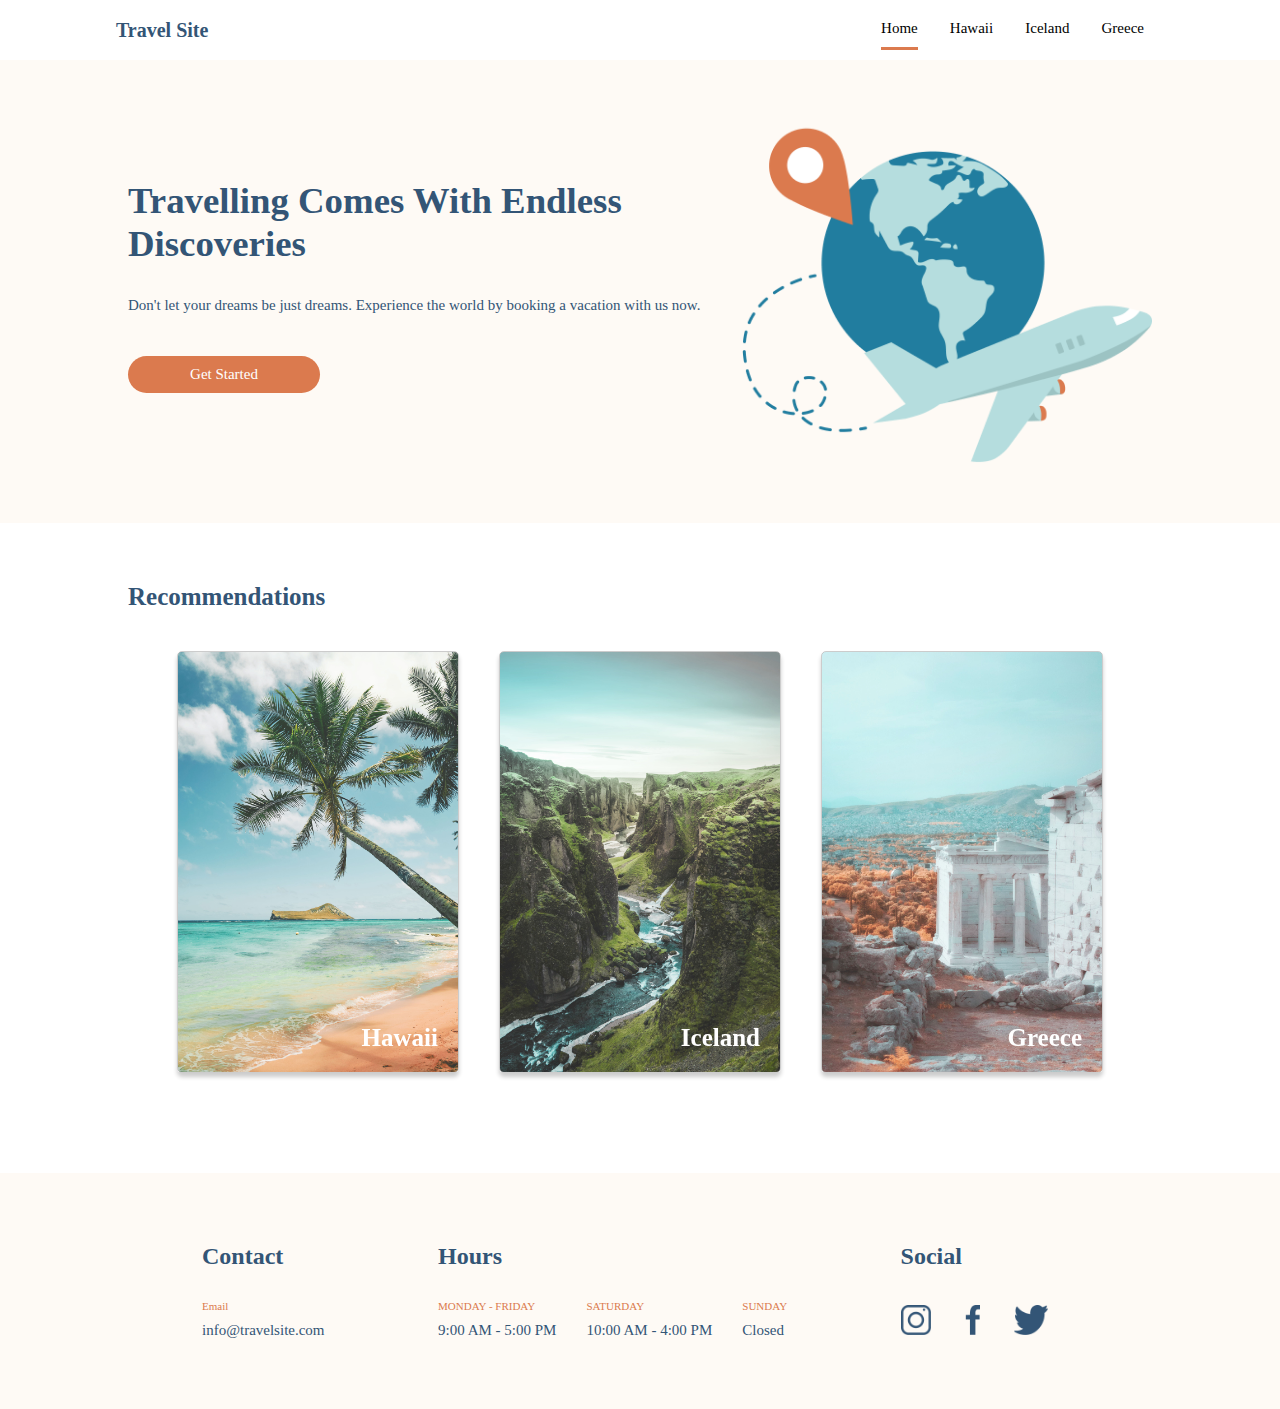
<file: index.html>
<!DOCTYPE html>
<html lang="en">
  <head>
    <meta charset="UTF-8" />
    <meta http-equiv="X-UA-Compatible" content="IE=edge" />
    <meta name="viewport" content="width=device-width, initial-scale=1.0" />
    <title>Travel Site</title>
    <link rel="stylesheet" href="./css/global.css" />
    <link rel="stylesheet" href="./css/main.css" />
    <link rel="stylesheet" href="./css/destination.css" />
  </head>
  <body>
    <main>
    <header>
       
      <nav class="nav-bar">
        <a href="./index.html" class="nav-bar__title">Travel Site</a>
        <ul class="nav-bar__menu">
          <li>
            <a href="./index.html" class="nav-bar__menu--item active">Home</a>
          </li>
          <li>
            <a href="./pages/hawaii.html" class="nav-bar__menu--item">Hawaii</a>
          </li>
          <li>
            <a href="./pages/iceland.html" class="nav-bar__menu--item"
              >Iceland</a
            >
          </li>
          <li>
            <a href="./pages/greece.html" class="nav-bar__menu--item">Greece</a>
          </li>
        </ul>
      </nav>
      <!-- END OF NAV BAR -->
      <section class="hero">
        <div class="hero-container container">
        <div class="hero__content"><h1 class="hero__content--title">Travelling Comes With Endless Discoveries</h1>
          <p class="hero__content--text">Don't let your dreams be just dreams. Experience the world by booking a vacation with us now.</p>
          <button href="#"class="hero__content--btn btn">Get Started</button>
        </div>
        <img class="hero__img"src="./assets/images/hero.png" alt="hero image">
      </div>
      </section>
  
      <!-- END OF HERO SECTION -->
    </header>
    
    
<!-- START OF RECOMMENDATIONS -->
    <section class="rec">
     
      <div class="rec-container container">
        <h1 class="rec-container__title">Recommendations</h1>
        <!-- CARD CONTAINER -->
        <div class="rec-container__cards cards">
        <a href="./pages/hawaii.html" class="cards__card  card">
          <img class="cards__card--img" src="./assets/images/hawaii.jpg" alt="Hawaii image">
        <h2 class="cards__card--text">Hawaii</h2>
        </a>
        <a href="./pages/iceland.html" class="cards__card card">
          <img class="cards__card--img" src="./assets/images/iceland.jpg" alt="iceland image">
          <h2 class="cards__card--text">Iceland</h2>
        </a>
        <a href="./pages/greece.html" class="cards__card card">
          <img class="cards__card--img" src="./assets/images/greece.jpg" alt="Greece image">
          <h2 class="cards__card--text">Greece</h2>
        </a>
        </div>
      </div>
      </div>
    </section>
    <!-- END OF REC SECTION -->
</main>
<footer>
<div class="footer container">

  <!-- ITEM 1 -->
  <div class="footer__item">
      <h2 class="footer__item--title">Contact</h2>
  <div class="footer__item--text--container">
          <h3 class="footer__item--text--1">Email</h3>
          <a href="mailto:" class="footer__item--text--2">info@travelsite.com</a>
        </div>
  </div>

  <!-- ITEM 2 -->
  <div class="footer__item">
      <h2 class="footer__item--title">Hours</h2>
      <div class="footer__item--text">
          <div class="footer__item--text--container">
          <h3 class="footer__item--text--1">MONDAY - FRIDAY</h3>
          <p class="footer__item--text--2">9:00 AM - 5:00 PM</p>
      </div>

      <div class="footer__item--text--container">
          <h3 class="footer__item--text--1">SATURDAY</h3>
          <p class="footer__item--text--2">10:00 AM - 4:00 PM</p>
      </div>

      <div class="footer__item--text--container">
          <h3 class="footer__item--text--1">SUNDAY</h3>
          <p class="footer__item--text--2">Closed</p>
      </div>
      </div>
  </div>

  <div class="footer__item">
      <h2 class="footer__item--title">Social</h2>
      <div class="footer__item--icon">
          <a href="https://www.instagram.com" class="footer__item--icon--1">
       <img src="./assets/Icons/icon-instagram.png" alt="instagram icon">   
      </a>

      <a href="https://www.facebook.com" class="footer__item--icon--1">
          <img src="./assets/Icons/icon-facebook.png" alt="facebook icon">   
         </a>

         <a href="https://www.twitter.com" class="footer__item--icon--1">
          <img src="./assets/Icons/icon-twitter.png" alt="twitter icon">   
         </a>
  </div>
  
</div>
</footer>

<!-- END OF FOOTER -->
  </body>
</html>
</file>
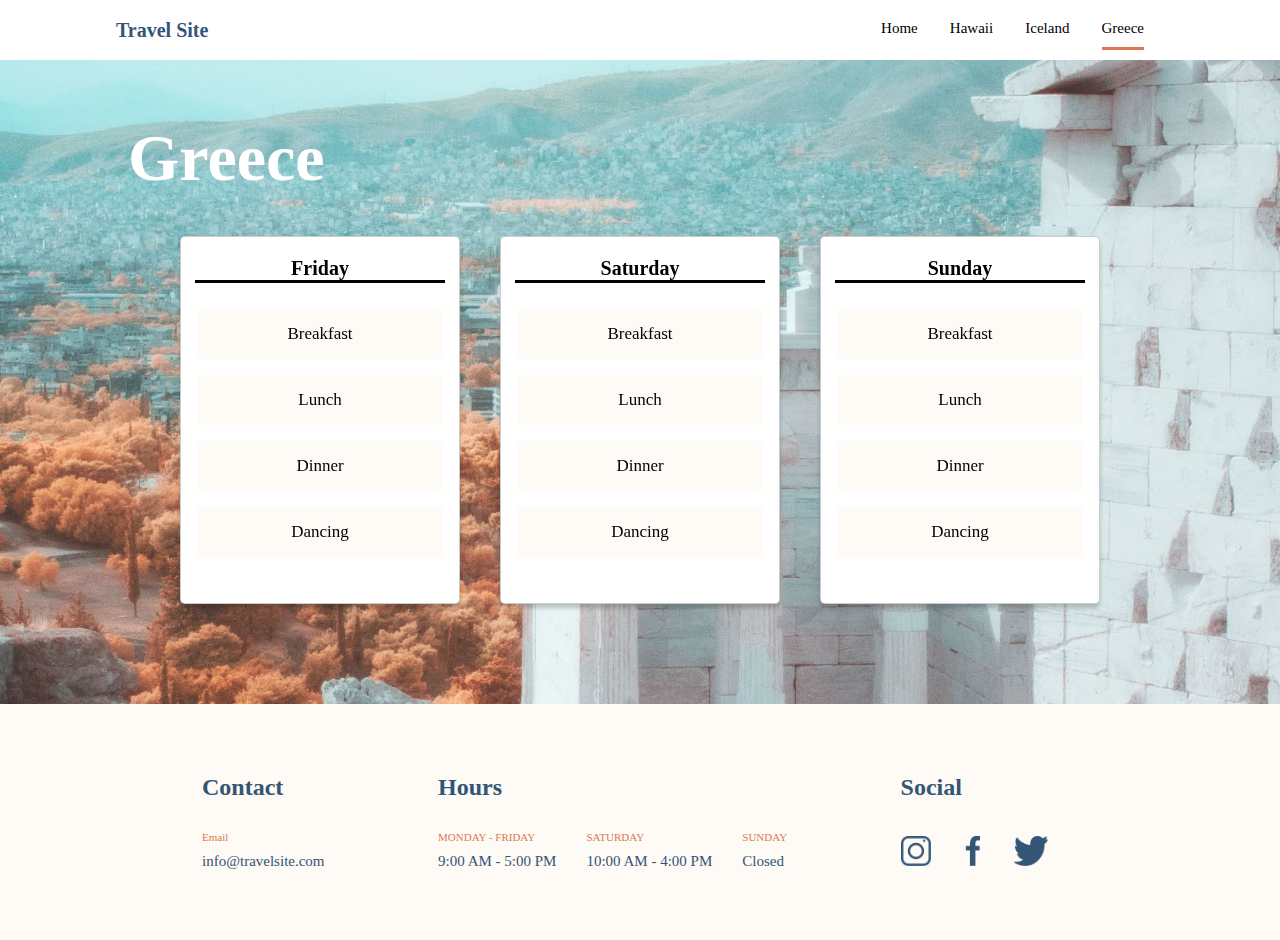
<file: pages/greece.html>
<!DOCTYPE html>
<html lang="en">
  <head>
    <meta charset="UTF-8" />
    <meta http-equiv="X-UA-Compatible" content="IE=edge" />
    <meta name="viewport" content="width=device-width, initial-scale=1.0" />
    <title>Iceland - Travel Site</title>
    <link rel="stylesheet" href="../css/global.css" />
    <link rel="stylesheet" href="../css/main.css" />
    <link rel="stylesheet" href="../css/destination.css" />
  </head>
  <body>
    <main>
    <header>
        
      <nav class="nav-bar">
        <a href="../index.html" class="nav-bar__title">Travel Site</a>
        <ul class="nav-bar__menu">
          <li>
            <a href="../index.html" class="nav-bar__menu--item">Home</a>
          </li>
          <li>
            <a href="./hawaii.html" class="nav-bar__menu--item ">Hawaii</a>
          </li>
          <li>
            <a href="./iceland.html" class="nav-bar__menu--item "
              >Iceland</a
            >
          </li>
          <li>
            <a href="./greece.html" class="nav-bar__menu--item active">Greece</a>
          </li>
        </ul>
      </nav>
      <!-- END OF NAV BAR -->
    </header>

    <section class="tour tour-greece">
     
        <div class="tour-container container">
          <h1 class="tour-container__title">Greece</h1>
          <div class="tour-container__cards cards">
              <div class="tour-container__cards--card  cards__card card">
                  <h2 class="tour-container__cards--card-title">Friday</h2>
                  <ul class="tour-container__cards--card-list">
                  <li>Breakfast</li>
                  <li>Lunch</li>
                  <li>Dinner</li>
                  <li>Dancing</li>
              </ul>
              </div>

                <div class="tour-container__cards--card  cards__card card">
                    <h2 class="tour-container__cards--card-title">Saturday</h2>
                    <ul class="tour-container__cards--card-list">
                    <li>Breakfast</li>
                    <li>Lunch</li>
                    <li>Dinner</li>
                    <li>Dancing</li>
                </ul>
                </div>


                    <div class="tour-container__cards--card  cards__card card">
                        <h2 class="tour-container__cards--card-title">Sunday</h2>
                        <ul class="tour-container__cards--card-list">
                        <li>Breakfast</li>
                        <li>Lunch</li>
                        <li>Dinner</li>
                        <li>Dancing</li>
                    </ul>
                    </div>

            </div>
          </div>
        </div>
      </section>
</main>
<footer>
    <div class="footer container">
    
      <!-- ITEM 1 -->
      <div class="footer__item">
          <h2 class="footer__item--title">Contact</h2>
      <div class="footer__item--text--container">
              <h3 class="footer__item--text--1">Email</h3>
              <a href="mailto:" class="footer__item--text--2">info@travelsite.com</a>
            </div>
      </div>
    
      <!-- ITEM 2 -->
      <div class="footer__item">
          <h2 class="footer__item--title">Hours</h2>
          <div class="footer__item--text">
              <div class="footer__item--text--container">
              <h3 class="footer__item--text--1">MONDAY - FRIDAY</h3>
              <p class="footer__item--text--2">9:00 AM - 5:00 PM</p>
          </div>
    
          <div class="footer__item--text--container">
              <h3 class="footer__item--text--1">SATURDAY</h3>
              <p class="footer__item--text--2">10:00 AM - 4:00 PM</p>
          </div>
    
          <div class="footer__item--text--container">
              <h3 class="footer__item--text--1">SUNDAY</h3>
              <p class="footer__item--text--2">Closed</p>
          </div>
          </div>
      </div>
    
      <div class="footer__item">
          <h2 class="footer__item--title">Social</h2>
          <div class="footer__item--icon">
              <a href="https://www.instagram.com" class="footer__item--icon--1">
           <img src="../assets/Icons/icon-instagram.png" alt="instagram icon">   
          </a>
    
          <a href="https://www.facebook.com" class="footer__item--icon--1">
              <img src="../assets/Icons/icon-facebook.png" alt="facebook icon">   
             </a>
    
             <a href="https://www.twitter.com" class="footer__item--icon--1">
              <img src="../assets/Icons/icon-twitter.png" alt="twitter icon">   
             </a>
      </div>
      
    </div>
    </footer>
    
    <!-- END OF FOOTER -->
</body>

</html>
</file>
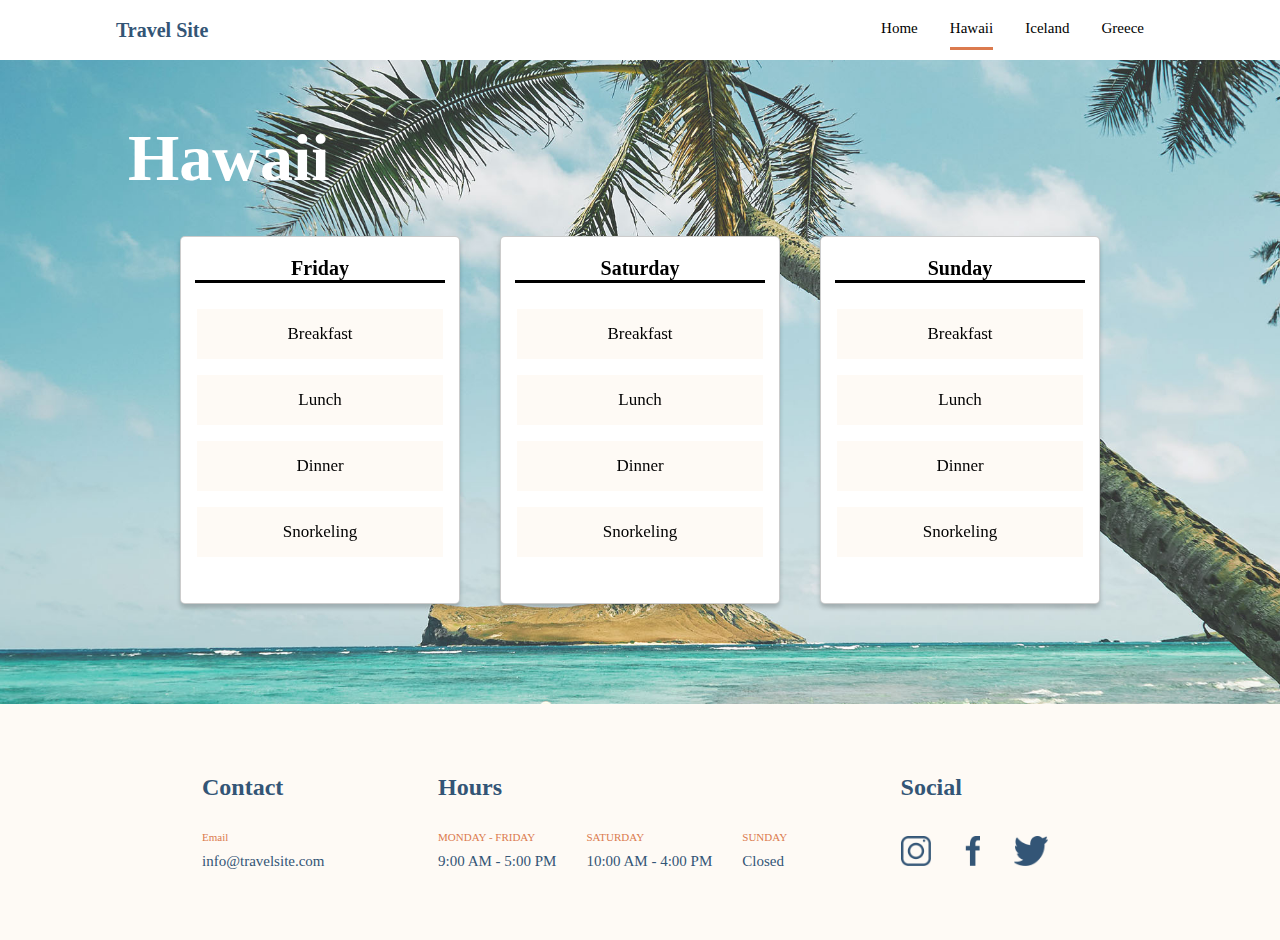
<file: pages/hawaii.html>
<!DOCTYPE html>
<html lang="en">
  <head>
    <meta charset="UTF-8" />
    <meta http-equiv="X-UA-Compatible" content="IE=edge" />
    <meta name="viewport" content="width=device-width, initial-scale=1.0" />
    <title>Hawaii - Travel Site</title>
    <link rel="stylesheet" href="../css/global.css" />
    <link rel="stylesheet" href="../css/main.css" />
    <link rel="stylesheet" href="../css/destination.css" />
  </head>
  <body>
    <main>
    <header>
        
      <nav class="nav-bar">
        <a href="../index.html" class="nav-bar__title">Travel Site</a>
        <ul class="nav-bar__menu">
          <li>
            <a href="../index.html" class="nav-bar__menu--item">Home</a>
          </li>
          <li>
            <a href="./hawaii.html" class="nav-bar__menu--item active">Hawaii</a>
          </li>
          <li>
            <a href="./iceland.html" class="nav-bar__menu--item"
              >Iceland</a
            >
          </li>
          <li>
            <a href="./greece.html" class="nav-bar__menu--item">Greece</a>
          </li>
        </ul>
      </nav>
      <!-- END OF NAV BAR -->
    </header>

    <section class="tour tour-hawaii">
     
        <div class="tour-container container">
          <h1 class="tour-container__title">Hawaii</h1>
          <div class="tour-container__cards cards">
              <div class="tour-container__cards--card  cards__card card">
                  <h2 class="tour-container__cards--card-title">Friday</h2>
                  <ul class="tour-container__cards--card-list">
                  <li>Breakfast</li>
                  <li>Lunch</li>
                  <li>Dinner</li>
                  <li>Snorkeling</li>
              </ul>
              </div>

                <div class="tour-container__cards--card  cards__card card">
                    <h2 class="tour-container__cards--card-title">Saturday</h2>
                    <ul class="tour-container__cards--card-list">
                    <li>Breakfast</li>
                    <li>Lunch</li>
                    <li>Dinner</li>
                    <li>Snorkeling</li>
                </ul>
                </div>


                    <div class="tour-container__cards--card  cards__card card">
                        <h2 class="tour-container__cards--card-title">Sunday</h2>
                        <ul class="tour-container__cards--card-list">
                        <li>Breakfast</li>
                        <li>Lunch</li>
                        <li>Dinner</li>
                        <li>Snorkeling</li>
                    </ul>
                    </div>

            </div>
          </div>
        </div>
      </section>
</main>
<footer>
    <div class="footer container">
    
      <!-- ITEM 1 -->
      <div class="footer__item">
          <h2 class="footer__item--title">Contact</h2>
      <div class="footer__item--text--container">
              <h3 class="footer__item--text--1">Email</h3>
              <a href="mailto:" class="footer__item--text--2">info@travelsite.com</a>
            </div>
      </div>
    
      <!-- ITEM 2 -->
      <div class="footer__item">
          <h2 class="footer__item--title">Hours</h2>
          <div class="footer__item--text">
              <div class="footer__item--text--container">
              <h3 class="footer__item--text--1">MONDAY - FRIDAY</h3>
              <p class="footer__item--text--2">9:00 AM - 5:00 PM</p>
          </div>
    
          <div class="footer__item--text--container">
              <h3 class="footer__item--text--1">SATURDAY</h3>
              <p class="footer__item--text--2">10:00 AM - 4:00 PM</p>
          </div>
    
          <div class="footer__item--text--container">
              <h3 class="footer__item--text--1">SUNDAY</h3>
              <p class="footer__item--text--2">Closed</p>
          </div>
          </div>
      </div>
    
      <div class="footer__item">
          <h2 class="footer__item--title">Social</h2>
          <div class="footer__item--icon">
              <a href="https://www.instagram.com" class="footer__item--icon--1">
           <img src="../assets/Icons/icon-instagram.png" alt="instagram icon">   
          </a>
    
          <a href="https://www.facebook.com" class="footer__item--icon--1">
              <img src="../assets/Icons/icon-facebook.png" alt="facebook icon">   
             </a>
    
             <a href="https://www.twitter.com" class="footer__item--icon--1">
              <img src="../assets/Icons/icon-twitter.png" alt="twitter icon">   
             </a>
      </div>
      
    </div>
    </footer>
    
    <!-- END OF FOOTER -->
</body>
</html>
</file>
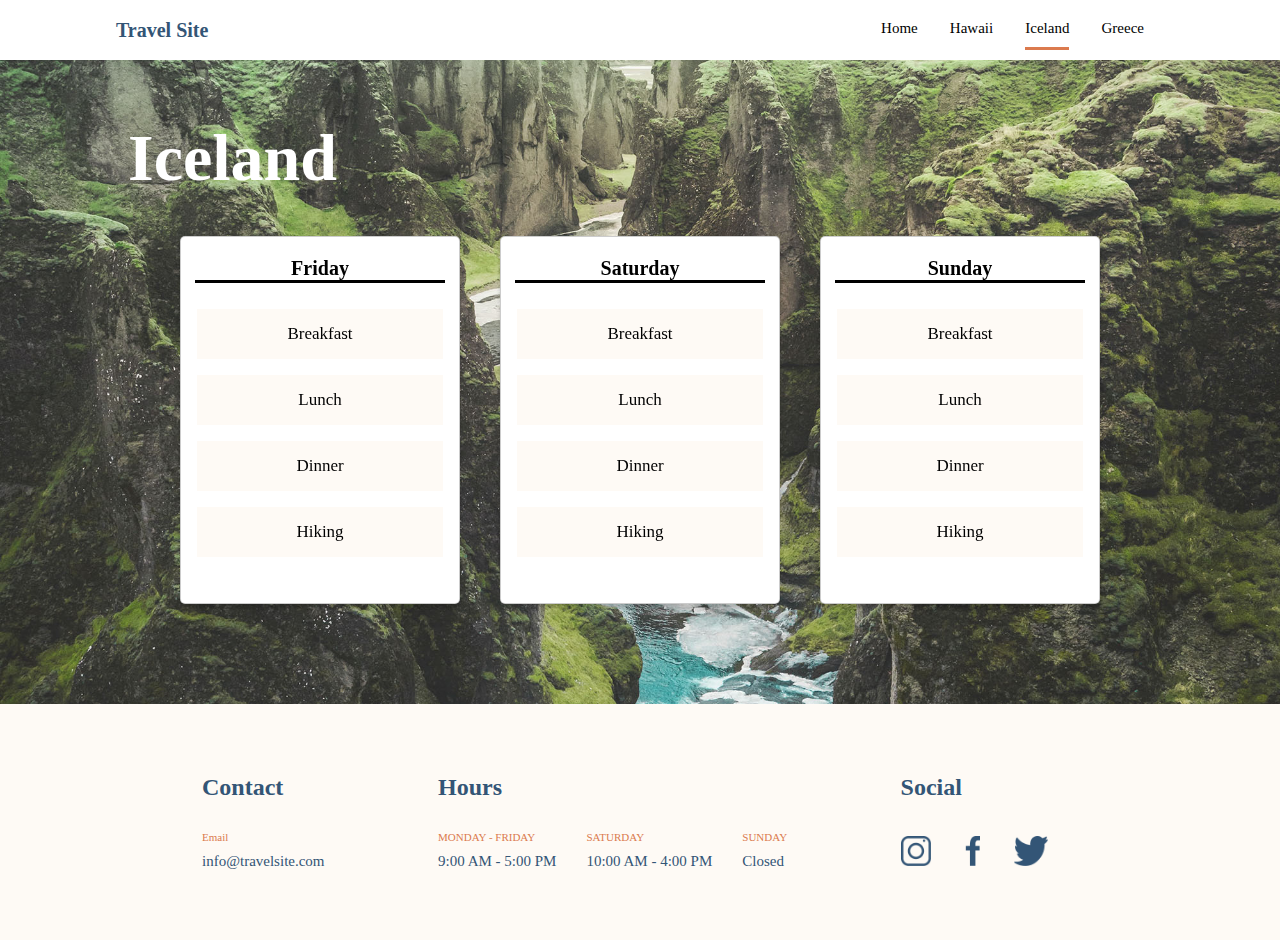
<file: pages/iceland.html>
<!DOCTYPE html>
<html lang="en">
  <head>
    <meta charset="UTF-8" />
    <meta http-equiv="X-UA-Compatible" content="IE=edge" />
    <meta name="viewport" content="width=device-width, initial-scale=1.0" />
    <title>Iceland - Travel Site</title>
    <link rel="stylesheet" href="../css/global.css" />
    <link rel="stylesheet" href="../css/main.css" />
    <link rel="stylesheet" href="../css/destination.css" />
  </head>
  <body>
    <main>
    <header>
        
      <nav class="nav-bar">
        <a href="../index.html" class="nav-bar__title">Travel Site</a>
        <ul class="nav-bar__menu">
          <li>
            <a href="../index.html" class="nav-bar__menu--item">Home</a>
          </li>
          <li>
            <a href="./hawaii.html" class="nav-bar__menu--item ">Hawaii</a>
          </li>
          <li>
            <a href="./iceland.html" class="nav-bar__menu--item active"
              >Iceland</a
            >
          </li>
          <li>
            <a href="./greece.html" class="nav-bar__menu--item">Greece</a>
          </li>
        </ul>
      </nav>
      <!-- END OF NAV BAR -->
    </header>

    <section class="tour tour-iceland">
     
        <div class="tour-container container">
          <h1 class="tour-container__title">Iceland</h1>
          <div class="tour-container__cards cards">
              <div class="tour-container__cards--card  cards__card card">
                  <h2 class="tour-container__cards--card-title">Friday</h2>
                  <ul class="tour-container__cards--card-list">
                  <li>Breakfast</li>
                  <li>Lunch</li>
                  <li>Dinner</li>
                  <li>Hiking</li>
              </ul>
              </div>

                <div class="tour-container__cards--card  cards__card card">
                    <h2 class="tour-container__cards--card-title">Saturday</h2>
                    <ul class="tour-container__cards--card-list">
                    <li>Breakfast</li>
                    <li>Lunch</li>
                    <li>Dinner</li>
                    <li>Hiking</li>
                </ul>
                </div>


                    <div class="tour-container__cards--card  cards__card card">
                        <h2 class="tour-container__cards--card-title">Sunday</h2>
                        <ul class="tour-container__cards--card-list">
                        <li>Breakfast</li>
                        <li>Lunch</li>
                        <li>Dinner</li>
                        <li>Hiking</li>
                    </ul>
                    </div>

            </div>
          </div>
        </div>
      </section>
</main>
<footer>
    <div class="footer container">
    
      <!-- ITEM 1 -->
      <div class="footer__item">
          <h2 class="footer__item--title">Contact</h2>
      <div class="footer__item--text--container">
              <h3 class="footer__item--text--1">Email</h3>
              <a href="mailto:" class="footer__item--text--2">info@travelsite.com</a>
            </div>
      </div>
    
      <!-- ITEM 2 -->
      <div class="footer__item">
          <h2 class="footer__item--title">Hours</h2>
          <div class="footer__item--text">
              <div class="footer__item--text--container">
              <h3 class="footer__item--text--1">MONDAY - FRIDAY</h3>
              <p class="footer__item--text--2">9:00 AM - 5:00 PM</p>
          </div>
    
          <div class="footer__item--text--container">
              <h3 class="footer__item--text--1">SATURDAY</h3>
              <p class="footer__item--text--2">10:00 AM - 4:00 PM</p>
          </div>
    
          <div class="footer__item--text--container">
              <h3 class="footer__item--text--1">SUNDAY</h3>
              <p class="footer__item--text--2">Closed</p>
          </div>
          </div>
      </div>
    
      <div class="footer__item">
          <h2 class="footer__item--title">Social</h2>
          <div class="footer__item--icon">
              <a href="https://www.instagram.com" class="footer__item--icon--1">
           <img src="../assets/Icons/icon-instagram.png" alt="instagram icon">   
          </a>
    
          <a href="https://www.facebook.com" class="footer__item--icon--1">
              <img src="../assets/Icons/icon-facebook.png" alt="facebook icon">   
             </a>
    
             <a href="https://www.twitter.com" class="footer__item--icon--1">
              <img src="../assets/Icons/icon-twitter.png" alt="twitter icon">   
             </a>
      </div>
      
    </div>
    </footer>
    
    <!-- END OF FOOTER -->
</body>
</file>
<file: css/global.css>
:root {
    --color-primary:#FFFFFF; 
    --color-secondary: #FEFAF5;
    --color-tertiary: #335576;
    --color-fourth: #DB7A4E;
    --color-fifth: 

 }

*, html {
    font-family: Verdana;
    margin: 0;
    padding: 0;
    
    box-sizing: border-box;
}
main {
    margin: 0 auto;
    width: 100vw;
}
h1, h2 {
    color: var(--color-tertiary);
}
h3 {
    color: var(--color-fourth);
    font-size: .625rem;
    font-weight: 300;
}
header{
    display: flex;
    flex-direction: column;
    align-items: center;
}
.btn {
    border: none;
    width: 12rem;
    font-size: .9375rem;
    text-align: center;
    padding: .625rem 2.5rem;
    background: var(--color-fourth);
    color: var(--color-primary);
    border-radius: 100px;
}
.container {
    width: 80vw;
    height: 100%;
    margin: 0 auto;
    padding: 3.75rem 0;
}
.card{
    border-radius: 5px; 
}

.cards__card {
    display: flex;
    align-items: stretch;
    flex-direction: column;
    text-decoration: none;
    margin: 2.5rem 1.25rem;
    border: 1px solid rgba(0,0,0,.2);
    border-radius: 5px;
    box-shadow: 0 4px 4px rgba(0,0,0,.2);
    position: relative;
    overflow: hidden;
    transition: all .3s cubic-bezier(.45,.11,.38,.99);
}
.cards__card:hover{
    transform: scale(1.02);
}
</file>
<file: css/main.css>
.nav-bar {
    display: flex;
    flex-wrap: wrap;
    justify-content:space-between;
    background: var(--color-primary);
    padding: .625rem 1.25rem;
    width: 85%;
    align-items: center;
    position: sticky;
    top: 0;
    
}
.nav-bar__title{
    text-decoration: none;
    font-size: 1.25rem;
    margin-right: 1.25rem;
    font-weight: 700;
    color: var(--color-tertiary);
}
.nav-bar__menu{
    display: flex;
    list-style: none;
    justify-content: space-between;
    display: flex;
    flex: 0 1 27%;
}
.nav-bar__menu--item{
    display: inline-block;
    font-size: .9375rem;
    text-decoration: none;
    color: black ;
   margin-right: 1.25rem;
    padding: .625rem 0;

    transition: all .2s; 
}
.nav-bar__menu--item:hover{
    border-bottom: 3px solid var(--color-fourth);
}

.active {
    border-bottom: 3px solid var(--color-fourth);

}

/* HERO SECTION STYLING */

.hero{
    width: 100%;
    background: var(--color-secondary);
    
    
}
.hero-container{
    padding: 3.75rem 0;
    display: flex;
   
    justify-content: space-between;
    align-items: center;
}
.hero__content{
    display: flex;
    flex-direction: column;
    width: 60%;
color: var(--color-tertiary);

}
.hero__content--title {
    font-size: 2.3rem;
    width: 90%;
    margin-bottom: 2rem;
}
.hero__content--text {
    font-size: .9375rem;
    width: 100%;
    margin-bottom: 2rem;
}
.hero__img{
width: 40%;

}

.hero__content--btn{
    margin: .625rem 0; 
}

/* RECOMMENDATION SECTION */

.rec-container__title{
    font-size: 1.5625rem;
    color: var(--color-tertiary);
}
.rec-container__cards{
    display: flex;
    flex-wrap: wrap;  
    justify-content: center;
}

.cards__card--img {
    max-width: 17.5rem;
    z-index: -10;
}
.cards__card--text {
  
position: absolute;
    width: 100%;
    color: var(--color-primary);
    z-index: 10;
    text-align: right;
    font-size: 1.5625rem;
    padding: 1.25rem;
    bottom: 0;
}



/* FOOTER SECTION */

footer{
    background: var(--color-secondary);
}
.footer{
    display: flex;
    justify-content: space-between;
    width: 70%;
    flex-wrap: wrap;
}
.footer__item{
    display: flex;
    flex-direction: column;
    justify-content: space-between;
    margin: .625rem;
}

.footer__item--text{
    width: 100%;
    display: flex;
    flex-wrap: wrap;
    justify-content: space-between;
margin-right: 1.25rem;
margin-top: .625rem;
}

.footer__item--text--container{
    display: flex;
    margin-top: 1.25rem;
    flex-direction: column;
    margin-right: 1.25rem;
}

.footer__item--text--1{
    font-size: .6875rem;
}
.footer__item--text--2 {
    color: var(--color-tertiary);
    font-size: .9375rem;
    font-weight: 200;
    margin-top: .625rem;
    text-decoration: none;
}

.footer__item--icon {
    margin-top: 1.25rem;
}

.footer__item--icon > a {
    text-decoration: none;
}
.footer__item--icon > a img{
    height: 1.875rem;
    margin-right: 1.875rem;
   
}
</file>
<file: css/destination.css>
.tour{
   
    width: 100vw;
    background-position: center;
    background-size: cover;
}
.tour-hawaii {
    background-image: url(../assets/images/hawaii.jpg);
}
.tour-iceland{
    background-image: url(../assets/images/iceland.jpg);
}
.tour-greece{
    background-image: url(../assets/images/greece.jpg);
}
.tour-container {
    display: flex;
    width: 80%;
    height: max-content;
    flex-direction: column;
}
.tour-container__title{
    font-size: 4.125rem;
    
    color: var(--color-primary);
}
.tour-container__cards{
    display: flex;
    flex-wrap: wrap;

    justify-content: center;
}

.tour-container__cards--card {
    padding: .625rem 0;
    display: flex;
    flex-direction: column;
    background: var(--color-primary);
    min-width: 17.5rem;
    
}

.tour-container__cards--card-title{
    font-size: 1.25rem;
    color: black;
    text-align: center;
    
    margin: .625rem auto;
    border-bottom: 3px solid black;
    width: 90%;
    flex: 1;
}

.tour-container__cards--card-list{
    padding-bottom: 1.25rem;
}
.tour-container__cards--card-list > li {
    padding: 0.9375rem 0;
    text-decoration: none;
    font-size: 1.0625rem;
    text-align: center;
    display: flex;
    justify-content: center;
    margin: 1rem;
    background: var(--color-secondary);
    flex: 1;
}
</file>
